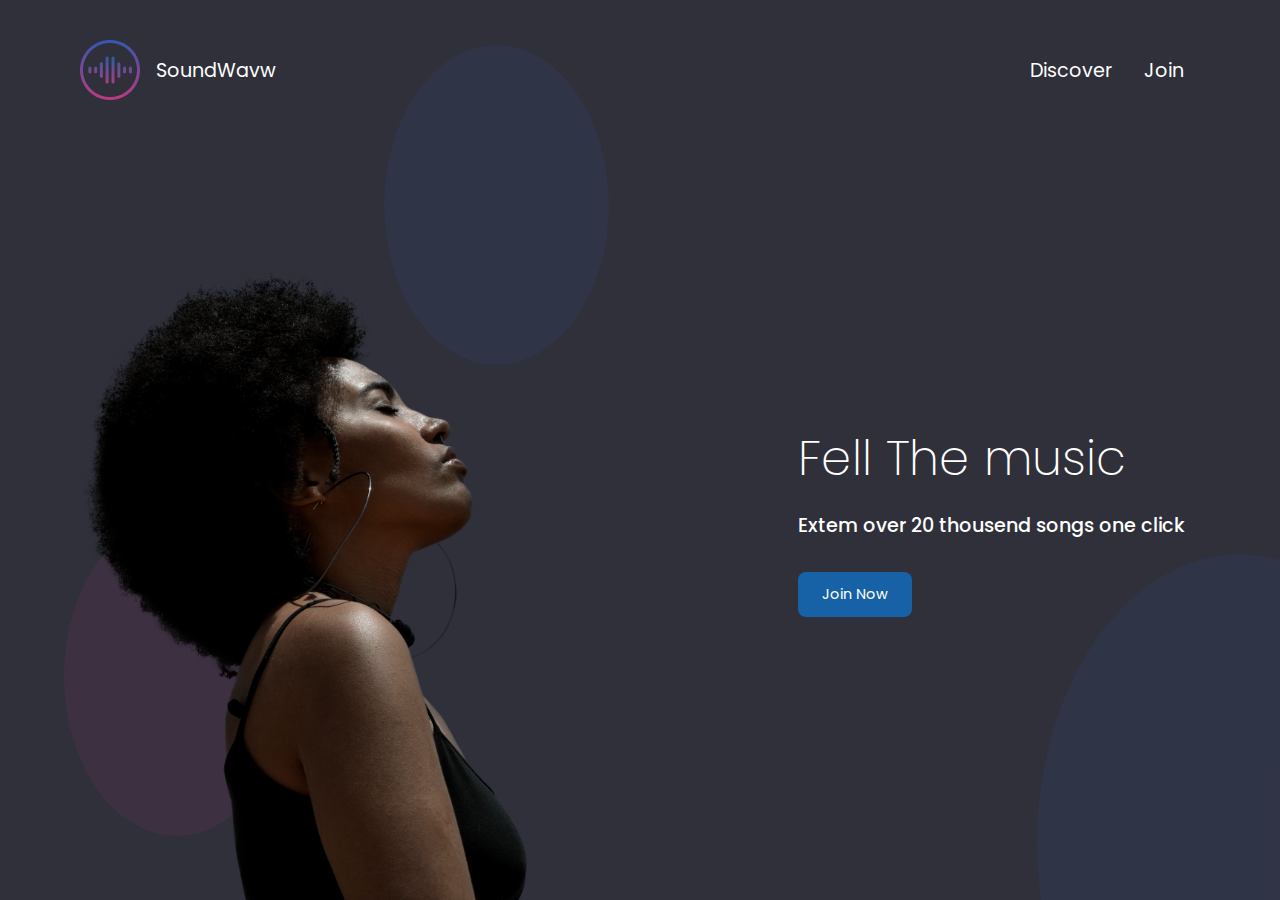
<file: index.html>
<!DOCTYPE html>
<html lang="en">
<head>
    <meta charset="UTF-8">
    <meta http-equiv="X-UA-Compatible" content="IE=edge">
    <meta name="viewport" content="width=device-width, initial-scale=1.0">
    <link rel="stylesheet" href="index.css">
    <link rel="stylesheet" href="styles.css">
  <title>Soundwave</title>
</head>
<body class="container full-height-grow ">
<header class="main-header" >
    <a href="#" class="brand-logo">
        <img src="image/logo.png" alt="logo brand">
        <div class="brand-logo-name"> SoundWavw</div>
    </a>
    <nav class="main-nav">
        <ul>
            <li><a href="discover.html">Discover</a></li>
           <li><a href="join.html">Join</a></li>

        </ul>
    </nav>
</header>

<section class="home-main-section" >
    <div class="img-wrapper">
        <div class="leady-img"></div>
    </div>
    <div class="call-to-action">
        <h1 class="title"> Fell The music</h1>
        <span class="sub-title">Extem over 20 thousend songs one click
             </span>
       <a href="join.html " class="btn">Join Now</a>      
    </div>
</section>

<div class="home-page-circle-1"></div>
<div class="home-page-circle-2"></div>
<div class="home-page-circle-3"></div>
</body>
</html>
</file>
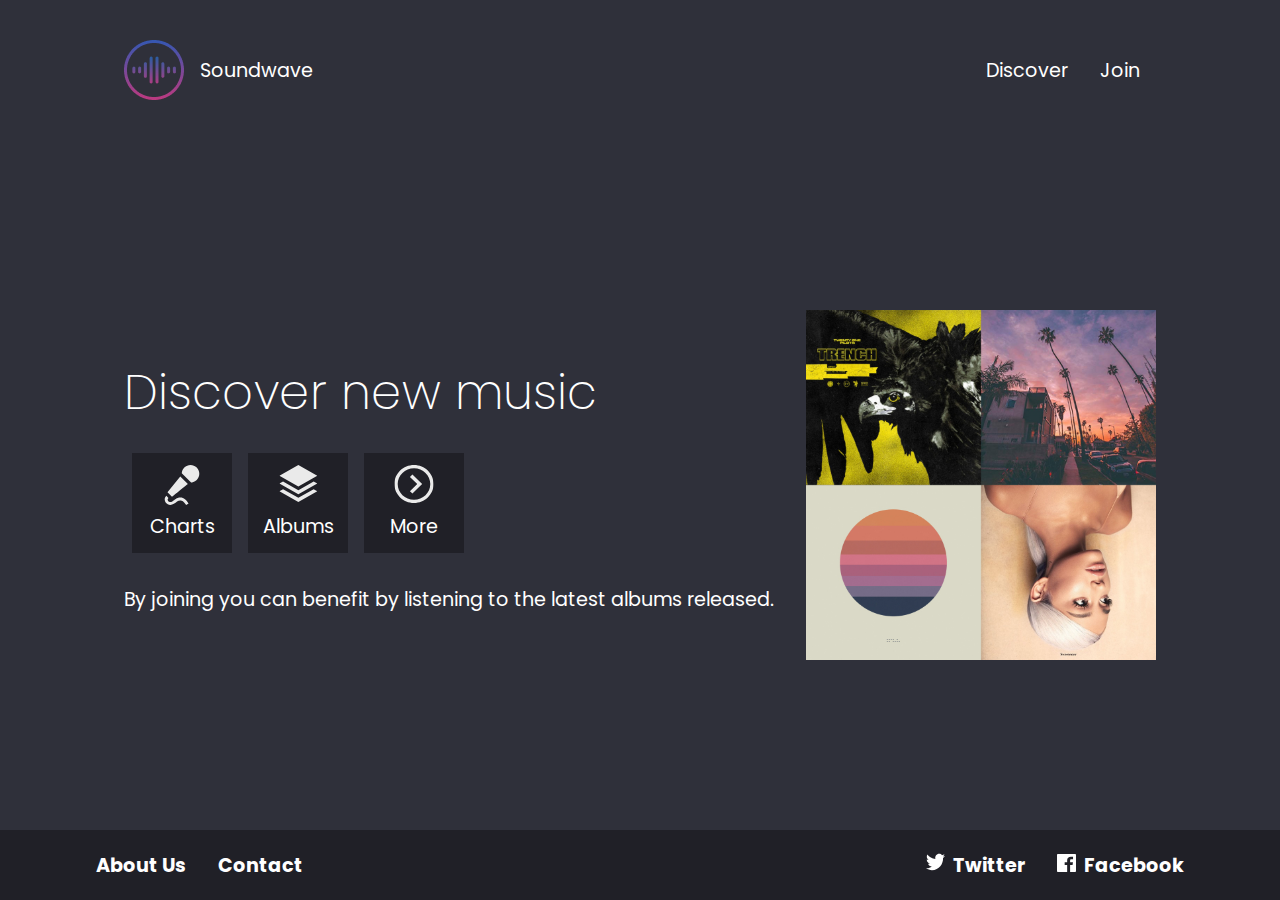
<file: discover.html>
<!DOCTYPE html>
<html lang="en">
<head>
  <meta charset="UTF-8">
  <meta name="viewport" content="width=device-width, initial-scale=1.0">
  <meta http-equiv="X-UA-Compatible" content="ie=edge">
  <link href="styles.css" rel="stylesheet">
  <link href="discover.css" rel="stylesheet">
  <title>Soundwave - Discover</title>
</head>
<body class="full-height-grow">
  <div class="container full-height-grow">
    <header class="main-header">
      <a href="/" class="brand-logo">
        <img src="image/logo.png">
        <div class="brand-logo-name">Soundwave</div>
      </a>
      <nav class="main-nav">
        <ul>
          <li><a href="discover.html">Discover</a></li>
          <li><a href="join.html">Join</a></li>
        </ul>
      </nav>
    </header>
    <section class="discover-main-section">
      <div class="call-to-action">
        <h1 class="title">Discover new music</h1>
        <div class="icon-section">
          <div class="icon">
            <img src="image/microphone.svg">
            Charts
          </div>
          <div class="icon">
            <img src="image/albums.svg">
            Albums
          </div>
          <div class="icon">
            <img src="image/more.svg">
            More
          </div>
        </div>
        By joining you can benefit by listening to the latest albums released.
      </div>
      <img class="covers-image" src="image/covers.jpg">
    </section>
  </div>

  <footer class="main-footer">
    <div class="container">
      <nav class="footer-nav">
        <ul>
          <li><a href="#">About Us</a></li>
          <li><a href="#">Contact</a></li>
        </ul>
      </nav>
      <nav class="footer-nav">
        <ul>
          <li>
            <a href="#" class="social-link">
              <img src="image/twitter.svg">
              Twitter
            </a>
          </li>
          <li>
            <a href="#" class="social-link">
              <img src="image/facebook.svg">
              Facebook
            </a>
          </li>
        </ul>
      </nav>
    </div>
  </footer>
</body>
</html>
</file>
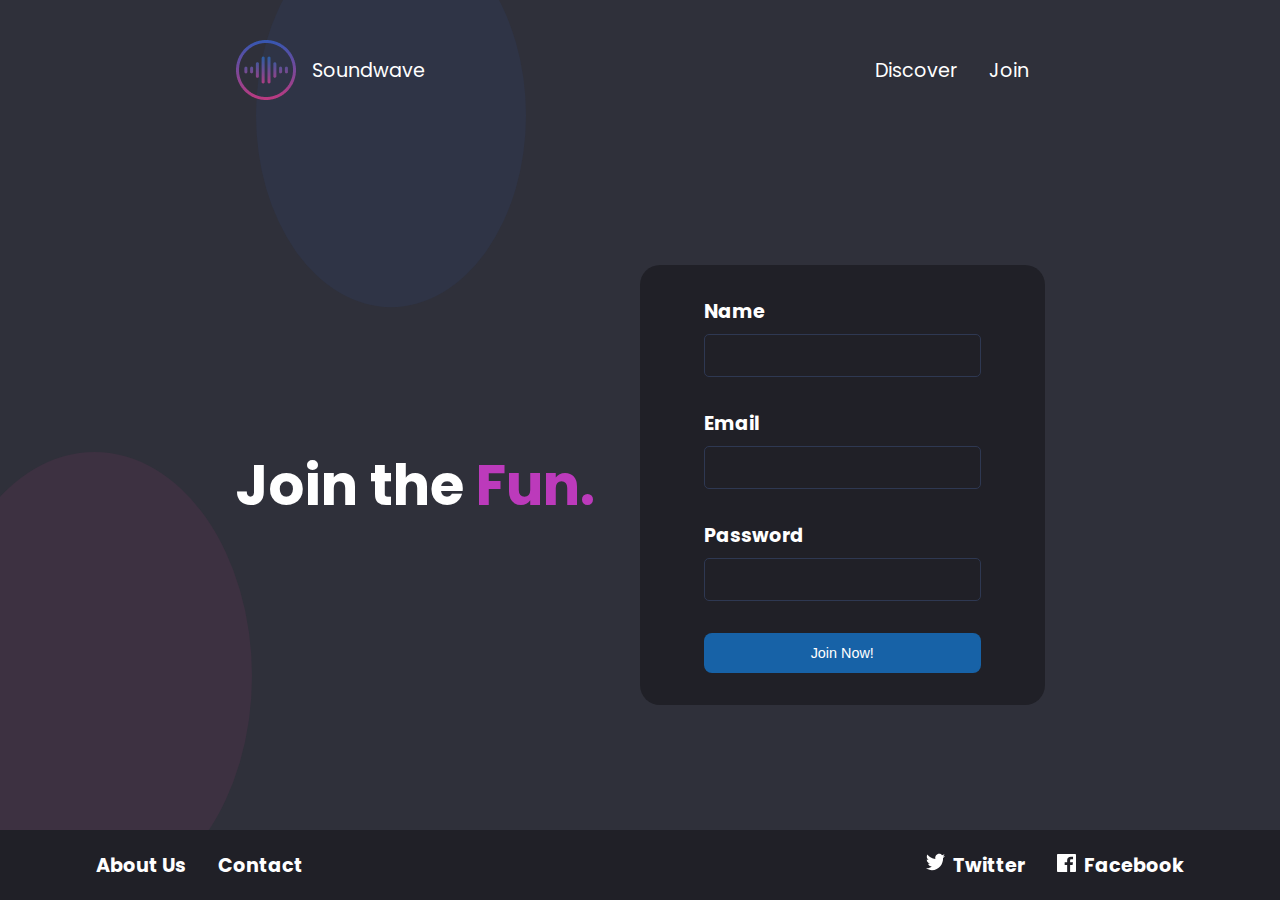
<file: join.html>
<!DOCTYPE html>
<html lang="en">
<head>
  <meta charset="UTF-8">
  <meta name="viewport" content="width=device-width, initial-scale=1.0">
  <meta http-equiv="X-UA-Compatible" content="ie=edge">
  <link href="styles.css" rel="stylesheet">
  <link href="join.css" rel="stylesheet">
  <title>Soundwave - Discover</title>
</head>
<body class="full-height-grow">
  <div class="container full-height-grow">
    <header class="main-header">
      <a href="/" class="brand-logo">
        <img src="image/logo.png">
        <div class="brand-logo-name">Soundwave</div>
      </a>
      <nav class="main-nav">
        <ul>
          <li><a href="discover.html">Discover</a></li>
          <li><a href="join.html">Join</a></li>
        </ul>
      </nav>
    </header>
    <section class="join-main-section">
        <h1 class="join-text" >
            Join the <span class="accent-text">Fun.</span>
        </h1>
        <form class="join-form" action="">
            <div class="input-group">
                <label for="">Name</label>
                <input type="text">
            </div>
            <div class="input-group">
                <label for="">Email</label>
                <input type="email">
            </div>
                <div class="input-group">
                <label for="">Password</label>
                <input type="password">

            </div>
                <div class="input-group">
                <button type="submit" class="btn" >Join Now!</button>
                    </div>  
    

        </form>
    </section>
 
  </div>
  <div class="join-page-circle-1"></div>
  <div class="join-page-circle-2"></div>
  <footer class="main-footer">
    <div class="container">
      <nav class="footer-nav">
        <ul>
          <li><a href="#">About Us</a></li>
          <li><a href="#">Contact</a></li>
        </ul>
      </nav>
      <nav class="footer-nav">
        <ul>
          <li>
            <a href="#" class="social-link">
              <img src="image/twitter.svg">
              Twitter
            </a>
          </li>
          <li>
            <a href="#" class="social-link">
              <img src="image/facebook.svg">
              Facebook
            </a>
          </li>
        </ul>
      </nav>
    </div>
  </footer>
</body>
</html>
</file>
<file: index.css>
.home-main-section{
    display: flex;
    align-items: stretch;
    justify-content: space-between;
    flex-grow: 1;
}

.home-main-section .img-wrapper{
    display: flex;
    flex-grow: 1;
    flex-direction: column;
    align-items: stretch;
    justify-content: flex-end;
}

.home-main-section .leady-img{
    background-image: url("image/landing-page-girl.png");
    flex-grow: 1;
    max-height: 70vh;
    min-width: 30vw;
    background-size: contain;
    background-repeat: no-repeat;
    background-position: bottom left;

}
.home-main-section .call-to-action{
    display: flex;
    flex-direction: column;
    align-items: flex-start;
    margin:1rem;
    align-self: center;


}

@media (max-width:500px) {
    .home-main-section .img-wrapper{
        display: none;

    }

    .home-main-section {
        justify-content:center ;
    }
}


.home-page-circle-1{
position: absolute;
width: 25vh;
height: 25vw;
border-radius: 50%;
background-color:rgba(188, 58, 128, .1); 
bottom: 5vw;
left: 5vw;
z-index: -1;
}

.home-page-circle-2{
    position: absolute;
width: 25vh;
height: 25vw;
border-radius: 50%;
background-color:rgba(52, 87, 178, .1); 
top: 5vh;
left: 30vw;
z-index: -1;
}

.home-page-circle-3{
position: absolute;
width: 45vh;
height: 45vw;
bottom: 0;
right: 0;
z-index: -1;
overflow: hidden;
}

.home-page-circle-3::before{
    content: "";
    transform: translate(40% ,40%);
    position: absolute;
    height: 100%;
    width: 100%;
    border-radius: 50%;
    background-color:rgba(52, 87, 178, .1); 
}
</file>
<file: styles.css>
@import url('https://fonts.googleapis.com/css?family=Poppins:400,500,700');

*,*::after , *::before{
    box-sizing: border-box;
}


body{
    padding: 0;
    margin: 0;
    background-color: #2F303A;
    font-family: Poppins , sans-serif;
    font-size: 1.2rem;
    min-height: 100vh;
    color: white;
}

.full-height-grow{
    display: flex;
    flex-direction: column;
}

.brand-logo{
display: flex;
align-items: center;
font-size: 1.2rem;
color: white;
text-decoration: none;
   
}

.brand-logo-name{
    margin-left: 1rem;

}

.main-nav ul ,.footer-nav ul{
display: flex;
margin: 0%;
padding: 0%;
list-style: none;
}

.main-nav a:hover,
.footer-nav a:hover{
    color: #adadad;
}

.main-nav a ,
.footer-nav a{
    color: white;
    text-decoration: none;
    padding: 1rem;
 
}

.main-header,
 .main-footer{
    display: flex;
    justify-content: space-between;
    align-items: center;


}
.main-footer{
    height:70px ;
    background-color: #202027;
    font-weight: bold;

}

.social-link img{
    width: 1em;
    margin-right: 0.25rem;
}



.main-footer .container{
    display: flex;
    justify-content: space-between;
} 

.main-header{
    height: 140px;
}

.container{
    max-width: 1200px;
    margin: 0 auto;
    padding: 0 40px;
    flex-grow:1;
}

.title{
    font-weight: 200;
    font-size: 3rem;
    margin-top: 0;
    margin-bottom: 1rem;
}

.sub-title{
    font-weight: 500;
    font-size: 1.2rem;
    margin-bottom: 2rem;

}

.btn{
    color: white;
    background-color: #1762A7;
    padding: 0.75rem 1.5rem;
    border-radius: 0.5rem;
    text-decoration: none;
    font-size: 0.9rem;
    outline: none;
    cursor: pointer;
    border: none;

}
.btn:hover{
    background-color: #2180d8;
}

.btn:focus{

    background-color: #2796ff;
}
</file>
<file: discover.css>
.discover-main-section{
    display: flex;
    align-items: center;
    justify-content: space-between;
    flex-grow: 1;
}

.discover-main-section .covers-image{
    width: 30vw;
    margin-left:2rem ;
    height: auto;
    max-width: 350px;
}
.icon-section{
    display: flex;
}

.icon{
    display: flex;
    flex-direction: column;
    justify-content: space-between;
    align-items: center;
    margin: .5rem;
    padding: .75rem;
    width: 100px;
    height: 100px;
    background-color: #202027;
    margin-bottom: 2rem;

}
.icon img{
    width: 40px;
}


@media (max-width:800px) {
    .discover-main-section{
        flex-direction: column;
        justify-content: center;
    }


    .discover-main-section .covers-image{
        margin-top: 2rem;
        height: 30vh;
        width: auto;
    }
}
</file>
<file: join.css>
.join-main-section{
    display: flex;
    justify-content: space-between;
    align-items: center;
    flex-grow: 1;
}

.join-text{
    font-size:3.5rem ;
    font-weight: bold;
    margin:0;

}

.accent-text{
    color:#BC3ABB ;
}

.join-form{
    background-color: #202027;
    width: 50vh;
    max-width: 50%;
    padding: 2rem 4rem;
    border-radius: 20px;

}

.input-group{
    margin-bottom: 2rem;
    display: flex;
    flex-direction: column;
}

.input-group:last-child{
    margin-bottom: 0;

}


.input-group label{
    font-weight: bold;
 margin-bottom: 0.5rem;

}
.input-group input{
    outline: none;
    background: none;
    border: 1px solid #2E3852;
    font-size: 1em;
    padding: 0.5em;
    color: inherit;
    border-radius: 5px;
}

.input-group:focus{
    border-color: #596da0;
}


@media (max-width:900px) {

    .join-main-section{flex-direction: column;
    justify-content: center;}
    


    .join-form{
        width: 80vw;
        max-width: inherit;
        margin: 2rem 0;
    }






}



.join-page-circle-1{
    position: absolute;
    width: 35vh;
    height: 35vw;
    bottom: 0;
    left: 0;
    z-index: -1;
    overflow: hidden;
    }
    
    .join-page-circle-1::before{
        content: "";
        transform: translateX(-20%);
        position: absolute;
        height: 100%;
        width: 100%;
        border-radius: 50%;
        background-color:rgba(188, 58, 128, .1); 
    }


    
.join-page-circle-2{
    position: absolute;
    width: 30vh;
    height: 30vw;
    top: 0;
    left: 20vw;
    z-index: -1;
    overflow: hidden;
    }
    
    .join-page-circle-2::before{
        content: "";
        transform: translateY(-20%);
        position: absolute;
        height: 100%;
        width: 100%;
        border-radius: 50%;
        background-color:rgba(52, 87, 178, .1); 
    }
</file>
